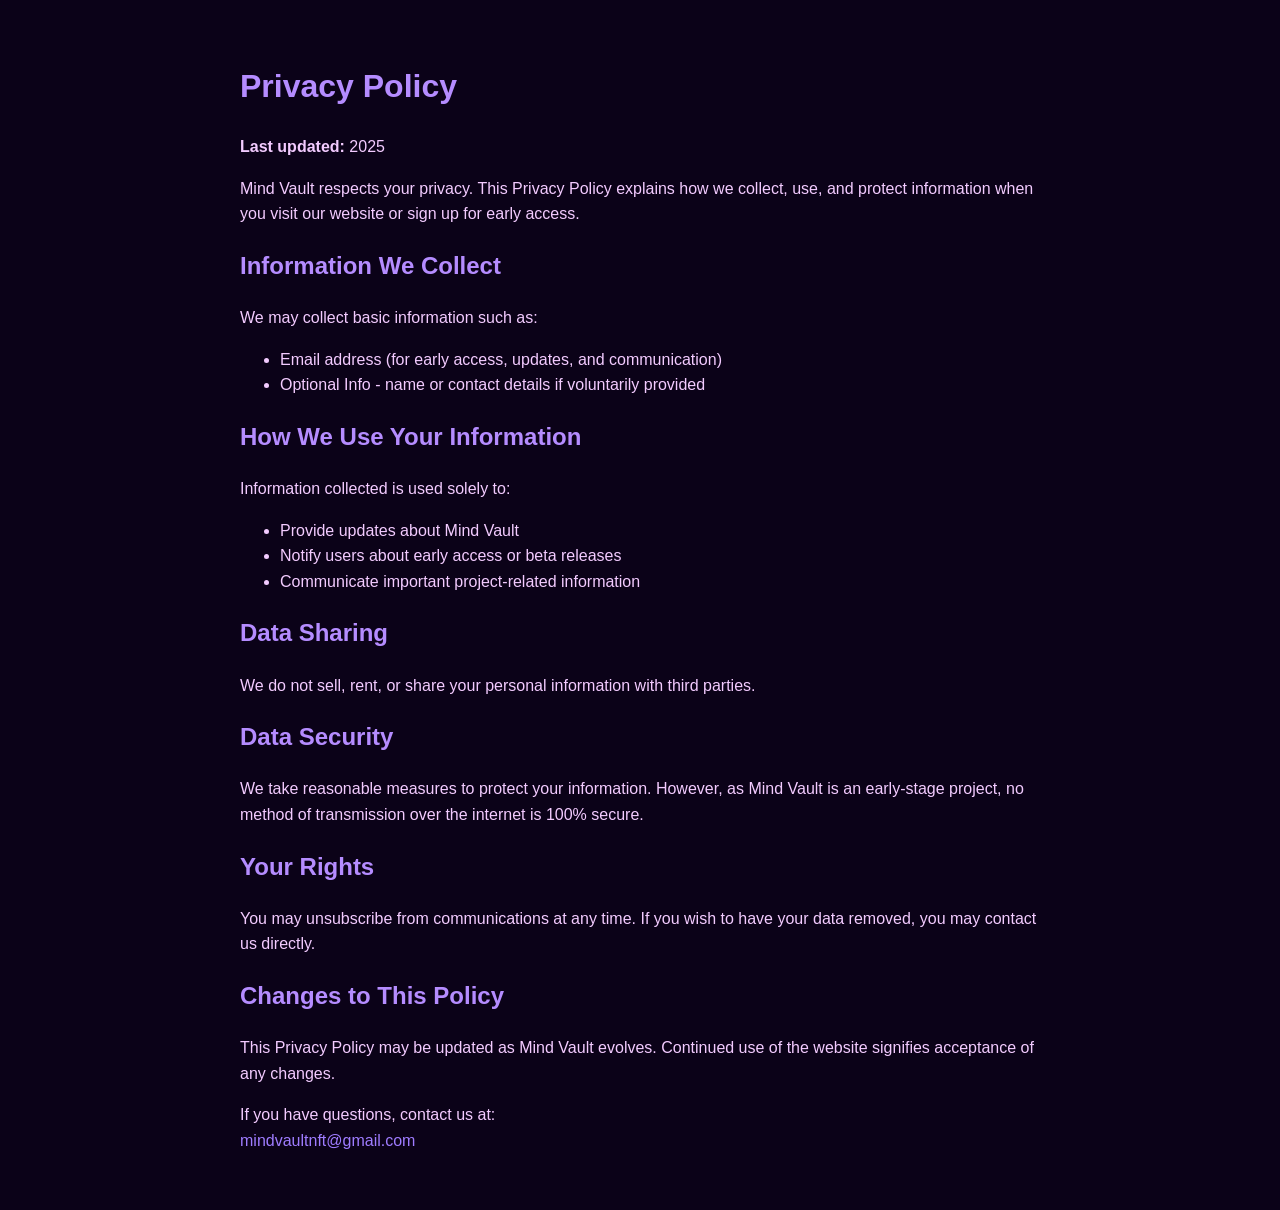
<file: privacy.html>
<!DOCTYPE html>
<html lang="en">
<head>
  <meta charset="UTF-8">
  <title>Privacy Policy | Mind Vault</title>
  <meta name="viewport" content="width=device-width, initial-scale=1.0">
  <style>
    body {
      font-family: Arial, sans-serif;
      background: #0b0218;
      color: #f3cbff;
      line-height: 1.6;
      padding: 40px;
      max-width: 800px;
      margin: auto;
    }
    h1, h2 {
      color: #b58cff;
    }
    a {
      color: #9f7cff;
      text-decoration: none;
    }
  </style>
</head>
<body>

  <h1>Privacy Policy</h1>
  <p><strong>Last updated:</strong> 2025</p>

  <p>
    Mind Vault respects your privacy. This Privacy Policy explains how we collect,
    use, and protect information when you visit our website or sign up for early access.
  </p>

  <h2>Information We Collect</h2>
  <p>
    We may collect basic information such as:
  </p>
  <ul>
    <li>Email address (for early access, updates, and communication)</li>
    <li>Optional Info - name or contact details if voluntarily provided</li>
  </ul>

  <h2>How We Use Your Information</h2>
  <p>
    Information collected is used solely to:
  </p>
  <ul>
    <li>Provide updates about Mind Vault</li>
    <li>Notify users about early access or beta releases</li>
    <li>Communicate important project-related information</li>
  </ul>

  <h2>Data Sharing</h2>
  <p>
    We do not sell, rent, or share your personal information with third parties.
  </p>

  <h2>Data Security</h2>
  <p>
    We take reasonable measures to protect your information. However, as Mind Vault
    is an early-stage project, no method of transmission over the internet is
    100% secure.
  </p>

  <h2>Your Rights</h2>
  <p>
    You may unsubscribe from communications at any time.
    If you wish to have your data removed, you may contact us directly.
  </p>

  <h2>Changes to This Policy</h2>
  <p>
    This Privacy Policy may be updated as Mind Vault evolves.
    Continued use of the website signifies acceptance of any changes.
  </p>

  <p>
    If you have questions, contact us at:
    <br>
    <a href="mailto:mindvaultnft@gmail.com">mindvaultnft@gmail.com</a>
  </p>

</body>
</html>
</file>
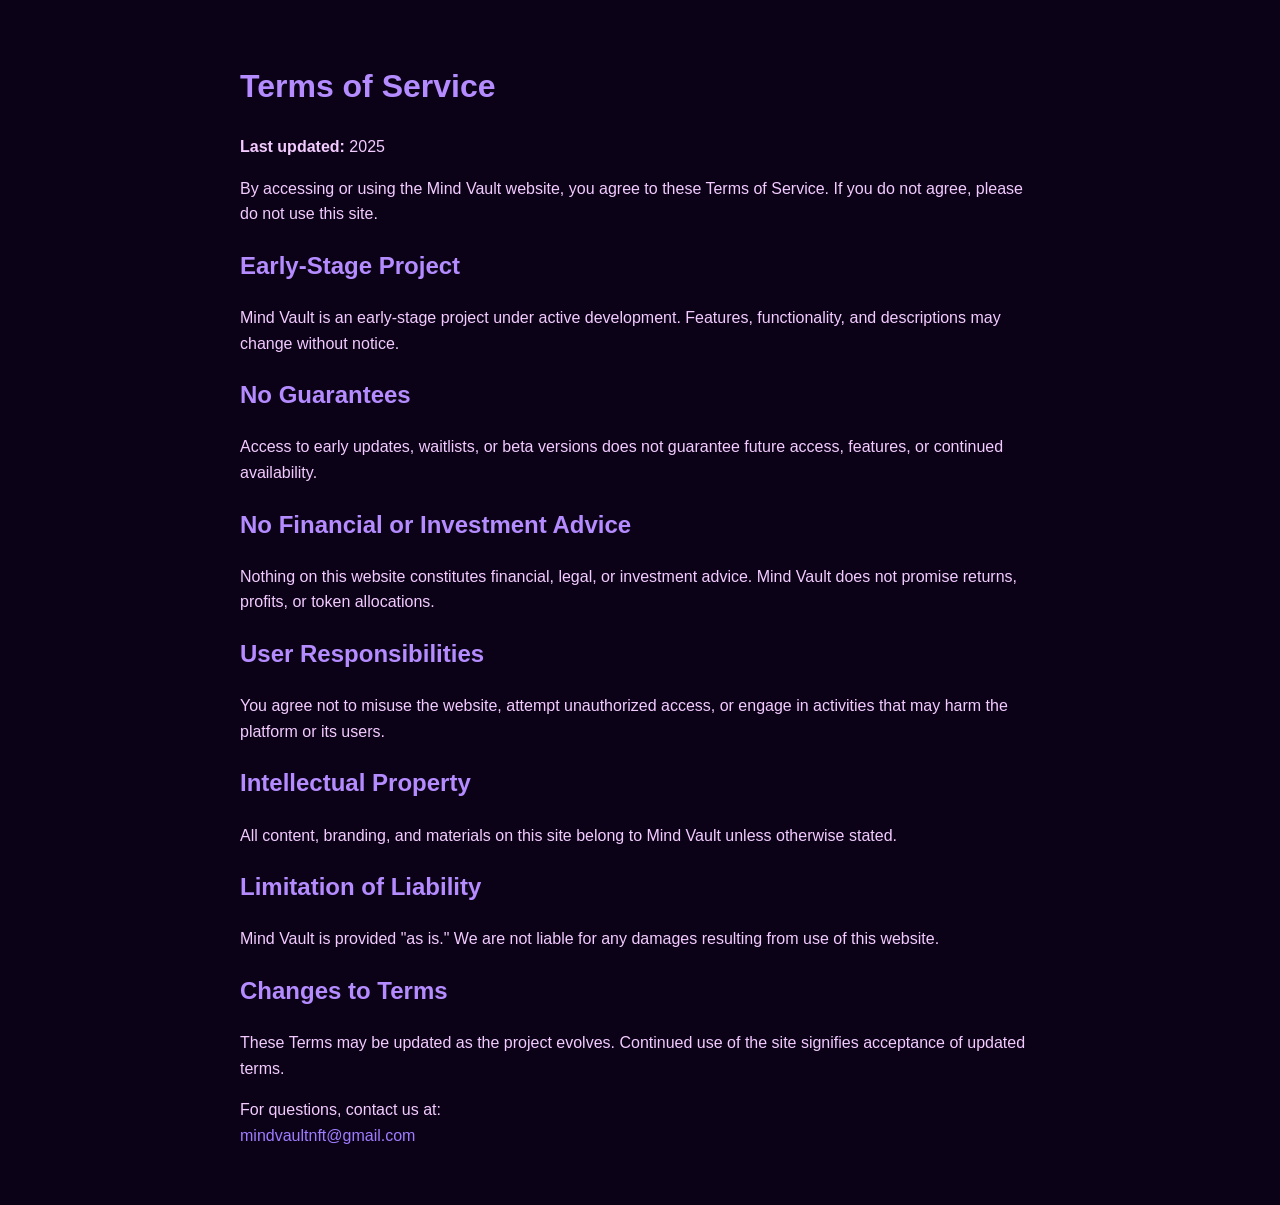
<file: terms.html>
<!DOCTYPE html>
<html lang="en">
<head>
  <meta charset="UTF-8">
  <title>Terms of Service | Mind Vault</title>
  <meta name="viewport" content="width=device-width, initial-scale=1.0">
  <style>
    body {
      font-family: Arial, sans-serif;
      background: #0b0218;
      color: #f3cbff;
      line-height: 1.6;
      padding: 40px;
      max-width: 800px;
      margin: auto;
    }
    h1, h2 {
      color: #b58cff;
    }
    a {
      color: #9f7cff;
      text-decoration: none;
    }
  </style>
</head>
<body>

  <h1>Terms of Service</h1>
  <p><strong>Last updated:</strong> 2025</p>

  <p>
    By accessing or using the Mind Vault website, you agree to these Terms of Service.
    If you do not agree, please do not use this site.
  </p>

  <h2>Early-Stage Project</h2>
  <p>
    Mind Vault is an early-stage project under active development.
    Features, functionality, and descriptions may change without notice.
  </p>

  <h2>No Guarantees</h2>
  <p>
    Access to early updates, waitlists, or beta versions does not guarantee
    future access, features, or continued availability.
  </p>

  <h2>No Financial or Investment Advice</h2>
  <p>
    Nothing on this website constitutes financial, legal, or investment advice.
    Mind Vault does not promise returns, profits, or token allocations.
  </p>

  <h2>User Responsibilities</h2>
  <p>
    You agree not to misuse the website, attempt unauthorized access,
    or engage in activities that may harm the platform or its users.
  </p>

  <h2>Intellectual Property</h2>
  <p>
    All content, branding, and materials on this site belong to Mind Vault
    unless otherwise stated.
  </p>

  <h2>Limitation of Liability</h2>
  <p>
    Mind Vault is provided "as is." We are not liable for any damages
    resulting from use of this website.
  </p>

  <h2>Changes to Terms</h2>
  <p>
    These Terms may be updated as the project evolves.
    Continued use of the site signifies acceptance of updated terms.
  </p>

  <p>
    For questions, contact us at:
    <br>
    <a href="mailto:mindvaultnft@gmail.com">mindvaultnft@gmail.com</a>
  </p>

</body>
</html>
</file>
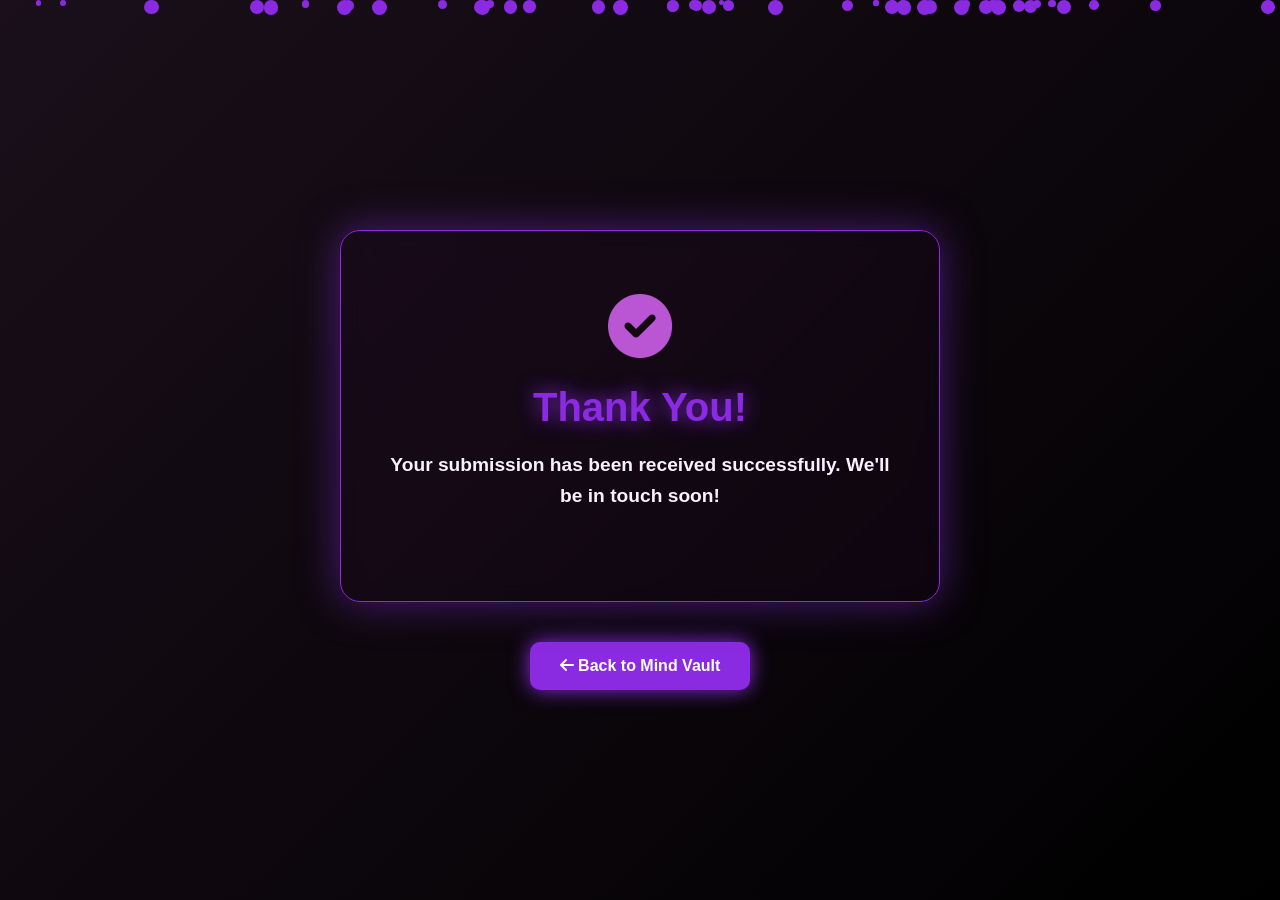
<file: thank-you.html>
<!DOCTYPE html>
<html lang="en">
<head>
    <meta charset="UTF-8">
    <meta name="viewport" content="width=device-width, initial-scale=1.0">
    <title>Thank You - Mind Vault</title>
    <link rel="stylesheet" href="style.css">
    <link rel="stylesheet" href="https://cdnjs.cloudflare.com/ajax/libs/font-awesome/6.0.0/css/all.min.css">
    <style>
        .thank-you-container {
            min-height: 100vh;
            display: flex;
            flex-direction: column;
            align-items: center;
            justify-content: center;
            text-align: center;
            padding: 50px 20px;
        }

        .thank-you-message {
            background: rgba(74, 14, 78, 0.1);
            border: 1px solid #8a2be2;
            border-radius: 20px;
            padding: 60px 40px;
            box-shadow: 0 0 40px rgba(138, 43, 226, 0.5);
            backdrop-filter: blur(10px);
            max-width: 600px;
            margin-bottom: 40px;
        }

        .thank-you-message h1 {
            color: #8a2be2;
            font-size: 2.5rem;
            margin-bottom: 20px;
            text-shadow: 0 0 20px #8a2be2;
        }

        .thank-you-message p {
            font-size: 1.2rem;
            line-height: 1.6;
            margin-bottom: 30px;
        }

        .back-link {
            background: #8a2be2;
            color: #fff;
            padding: 15px 30px;
            border-radius: 10px;
            text-decoration: none;
            font-weight: bold;
            transition: all 0.3s;
            box-shadow: 0 0 20px #8a2be2;
        }

        .back-link:hover {
            background: #9932cc;
            box-shadow: 0 0 40px #8a2be2;
            transform: translateY(-2px);
        }

        .celebration-icon {
            font-size: 4rem;
            color: #ba55d3;
            margin-bottom: 20px;
            animation: bounce 2s infinite;
        }

        @keyframes bounce {
            0%, 20%, 50%, 80%, 100% {
                transform: translateY(0);
            }
            40% {
                transform: translateY(-10px);
            }
            60% {
                transform: translateY(-5px);
            }
        }
    </style>
</head>
<body>
    <div id="particles"></div>

    <div class="thank-you-container">
        <div class="thank-you-message">
            <div class="celebration-icon">
                <i class="fas fa-check-circle"></i>
            </div>
            <h1>Thank You!</h1>
            <p id="thank-you-text">Your submission has been received successfully. We'll be in touch soon!</p>
        </div>

        <a href="index.html" class="back-link">
            <i class="fas fa-arrow-left"></i> Back to Mind Vault
        </a>
    </div>

    <script>
        // Get the thank you message type from URL parameters
        const urlParams = new URLSearchParams(window.location.search);
        const formType = urlParams.get('form');

        const thankYouText = document.getElementById('thank-you-text');

        if (formType === 'early-access') {
            thankYouText.textContent = "Thank you for joining the Early Supporters List! We'll be in touch soon with exclusive updates.";
        } else if (formType === 'contact') {
            thankYouText.textContent = "Thank you for your message! We'll get back to you as soon as possible.";
        }

        // Generate particles
        const particlesContainer = document.getElementById('particles');
        const particleCount = 50;

        for (let i = 0; i < particleCount; i++) {
            const particle = document.createElement('div');
            particle.className = 'particle';
            particle.style.left = Math.random() * 100 + '%';
            particle.style.animationDelay = Math.random() * 10 + 's';
            particle.style.width = (Math.random() * 10 + 5) + 'px';
            particle.style.height = particle.style.width;
            particlesContainer.appendChild(particle);
        }
    </script>
</body>
</html>
</file>
<file: style.css>
/* Reset */
* {
    margin: 0;
    padding: 0;
    box-sizing: border-box;
}

body {
    font-family: 'Arial', sans-serif;
    background: linear-gradient(135deg, #1a0f1a, #000000);
    color: #ffffff;
    overflow-x: hidden;
    min-height: 100vh;
}

header {
    position: fixed;
    top: 0;
    width: 100%;
    display: flex;
    justify-content: space-between;
    align-items: center;
    padding: 20px 50px;
    background: rgba(20, 0, 20, 0.8);
    backdrop-filter: blur(10px);
    border-bottom: 1px solid #8a2be2;
    box-shadow: 0 0 30px #8a2be2;
    z-index: 1000;
}

.logo img {
    height: 60px;
    filter: drop-shadow(0 0 15px #8a2be2);
}

nav ul {
    list-style: none;
    display: flex;
    gap: 30px;
}

nav a {
    color: #fff;
    text-decoration: none;
    font-weight: bold;
    transition: all 0.3s;
    text-shadow: 0 0 15px #8a2be2;
}

nav a:hover {
    color: #8a2be2;
    text-shadow: 0 0 25px #8a2be2;
}

.hero {
    height: 100vh;
    display: flex;
    align-items: center;
    justify-content: center;
    text-align: center;
    padding: 80px 20px;
    position: relative;
    overflow: hidden;
}

.hero-video {
    position: absolute;
    top: 0;
    left: 0;
    width: 100%;
    height: 100%;
    object-fit: cover;
    z-index: -1;
}

.hero-content {
    animation: intro 2s ease-out;
    z-index: 1;
}

.hero h1 {
    font-size: 3rem;
    margin-bottom: 20px;
    text-shadow: 0 0 30px #8a2be2;
}

.hero p {
    font-size: 1.5rem;
    margin: 0 auto 40px;
    max-width: 800px;
    line-height: 1.6;
}

.cta-button {
    background: #000000;
    border: 2px solid #8a2be2;
    color: #fff;
    padding: 15px 30px;
    font-size: 1.2rem;
    cursor: pointer;
    transition: all 0.3s;
    box-shadow: 0 0 20px #8a2be2;
    text-decoration: none;
}

.cta-button:hover {
    background: #8a2be2;
    box-shadow: 0 0 40px #8a2be2;
}

section {
    padding: 100px 50px;
    min-height: 100vh;
}

.box {
    background: rgba(74, 14, 78, 0.1);
    border: 1px solid #8a2be2;
    border-radius: 20px;
    padding: 40px;
    margin-bottom: 50px;
    box-shadow: 0 0 40px rgba(138, 43, 226, 0.5);
    backdrop-filter: blur(10px);
    max-width: 1200px;
    margin-left: auto;
    margin-right: auto;
    text-align: center;
    opacity: 0;
    transform: translateY(50px);
    transition: all 0.6s ease;
}

.box.visible {
    opacity: 1;
    transform: translateY(0);
}

.box h2 {
    color: #8a2be2;
    font-size: 1.5rem;
    margin-bottom: 20px;
    text-shadow: 0 0 20px #8a2be2;
}

.box h3 {
    font-size: 2rem;
    margin-bottom: 20px;
}

.box h4 {
    font-size: 1.5rem;
    margin-bottom: 10px;
}

.box p, .box li {
    font-size: 1.1rem;
    line-height: 1.6;
    margin-bottom: 15px;
}

.box ol {
    list-style: none;
    text-align: center;
    margin-left: 0;
}

.box ol li, .box ul li {
    border: 1px solid rgba(138, 43, 226, 0.5);
    border-radius: 10px;
    padding: 15px;
    margin-bottom: 15px;
    display: inline-block;
    width: 80%;
    text-align: center;
}

.box ul {
    list-style: none;
    text-align: center;
}

.team-member {
    display: inline-block;
    margin: 20px;
    text-align: center;
}

.team-image {
    width: 200px;
    height: 200px;
    border-radius: 50%;
    border: 2px solid #8a2be2;
    box-shadow: 0 0 20px #8a2be2;
}

.founder-image {
    width: 250px;
    height: 250px;
}

.founder-description {
    border: 2px solid #ba55d3;
    padding: 20px;
    border-radius: 10px;
    background: rgba(186, 85, 211, 0.1);
    box-shadow: 0 0 20px rgba(186, 85, 211, 0.5);
    margin-top: 20px;
}

/* .founder-text-item: no default desktop rules (styles applied in mobile media query) */

.team-card {
    background-color: transparent;
    perspective: 1000px;
    margin: 0 auto;
    cursor: pointer;
}

.team-card.founder-card {
    width: 250px;
    height: 250px;
}

.team-card:not(.founder-card) {
    width: 200px;
    height: 200px;
}

.card-inner {
    position: relative;
    width: 100%;
    height: 100%;
    text-align: center;
    transition: transform 0.8s;
    transform-style: preserve-3d;
}

.card-front, .card-back {
    position: absolute;
    width: 100%;
    height: 100%;
    -webkit-backface-visibility: hidden;
    backface-visibility: hidden;
    border-radius: 50%;
    display: flex;
    align-items: center;
    justify-content: center;
}

.card-back {
    transform: rotateY(180deg);
    background: rgba(74, 14, 78, 0.8);
}

.vault-text {
    color: #8a2be2;
    font-size: 1.5rem;
    text-shadow: 0 0 20px #8a2be2;
    margin: 0;
    font-weight: bold;
}

.flipped .card-inner {
    transform: rotateY(180deg);
}

.signup-form {
    display: flex;
    justify-content: center;
    margin-top: 30px;
}

.signup-form input {
    padding: 15px;
    border: 1px solid #8a2be2;
    background: rgba(255, 255, 255, 0.1);
    color: #fff;
    font-size: 1rem;
    border-radius: 10px 0 0 10px;
    backdrop-filter: blur(10px);
}

.signup-form button {
    padding: 15px 20px;
    background: #8a2be2;
    color: #fff;
    border: none;
    cursor: pointer;
    border-radius: 0 10px 10px 0;
    font-size: 1rem;
    transition: all 0.3s;
}

.signup-form button:hover {
    background: #9932cc;
    box-shadow: 0 0 20px #8a2be2;
}

/* Thank You Messages (purple theme + drop/pulse animation) */
.thank-you-message {
    margin-top: 20px;
    padding: 15px 20px;
    background: rgba(186, 85, 211, 0.08); /* light purple */
    border: 1px solid rgba(186, 85, 211, 0.6);
    border-radius: 12px;
    color: #f8f0ff; /* very light purple/white for contrast */
    font-weight: 700;
    text-align: center;
    backdrop-filter: blur(6px);
    box-shadow: 0 6px 30px rgba(138, 43, 226, 0.18), 0 0 18px rgba(186,85,211,0.15) inset;
    animation: successDrop 0.6s cubic-bezier(.2,.9,.2,1) both, purplePulse 2.2s ease-in-out 0.6s 1;
    transform-origin: top center;
}

/* Override for early access form - use absolute positioning */
.signup-form .thank-you-message {
    position: absolute;
    top: 100%;
    left: 50%;
    transform: translateX(-50%);
    margin-top: 10px;
    z-index: 10;
}

@keyframes successDrop {
    0% { opacity: 0; transform: translateY(-18px) scale(0.98); }
    60% { opacity: 1; transform: translateY(6px) scale(1.02); }
    100% { opacity: 1; transform: translateY(0) scale(1); }
}

@keyframes purplePulse {
    0% { box-shadow: 0 6px 30px rgba(138, 43, 226, 0.18), 0 0 0 rgba(186,85,211,0); }
    50% { box-shadow: 0 10px 40px rgba(138, 43, 226, 0.28), 0 0 40px rgba(186,85,211,0.12); }
    100% { box-shadow: 0 6px 30px rgba(138, 43, 226, 0.18), 0 0 0 rgba(186,85,211,0); }
}

/* Make sure hidden state doesn't animate until shown */
.thank-you-message[style*="display: none"] {
    animation: none !important;
}

/* Contact */
.contact-links {
    display: flex;
    justify-content: center;
    gap: 30px;
    margin-bottom: 40px;
}

.contact-link {
    color: #fff;
    text-decoration: none;
    font-size: 1.2rem;
    transition: all 0.3s;
    text-shadow: 0 0 10px #8a2be2;
}

.contact-link:hover {
    color: #8a2be2;
    text-shadow: 0 0 20px #8a2be2;
}

.contact-link i {
    margin-right: 10px;
}

.contact-form {
    display: flex;
    flex-direction: column;
    gap: 20px;
    max-width: 500px;
    margin: 0 auto;
}

.contact-form input, .contact-form textarea {
    padding: 15px;
    border: 1px solid #8a2be2;
    background: rgba(255, 255, 255, 0.1);
    color: #fff;
    font-size: 1rem;
    border-radius: 10px;
    backdrop-filter: blur(10px);
}

.contact-form textarea {
    height: 150px;
    resize: vertical;
}

.contact-form button {
    padding: 15px;
    background: #8a2be2;
    color: #fff;
    border: none;
    cursor: pointer;
    border-radius: 10px;
    font-size: 1rem;
    transition: all 0.3s;
}

.contact-form button:hover {
    background: #9932cc;
    box-shadow: 0 0 20px #8a2be2;
}

/* Particles */
#particles {
    position: fixed;
    top: 0;
    left: 0;
    width: 100%;
    height: 100%;
    pointer-events: none;
    z-index: -1;
}

.particle {
    position: absolute;
    background: #8a2be2;
    border-radius: 50%;
    animation: float 10s infinite linear;
}

.particle:nth-child(odd) {
    animation-duration: 12s;
}

.particle:nth-child(even) {
    animation-duration: 15s;
}

@keyframes float {
    0% { transform: translateY(100vh) rotate(0deg); opacity: 0; }
    10% { opacity: 1; }
    90% { opacity: 1; }
    100% { transform: translateY(-100vh) rotate(360deg); opacity: 0; }
}

@keyframes intro {
    0% { opacity: 0; transform: translateY(50px); }
    100% { opacity: 1; transform: translateY(0); }
}

@keyframes clarify {
    0% { opacity: 0; filter: blur(10px); }
    100% { opacity: 1; filter: blur(0); }
}

@keyframes skate {
    0% { transform: translateX(-100%); opacity: 0; }
    100% { transform: translateX(0); opacity: 1; }
}

@keyframes blur-in {
    0% { filter: blur(10px); opacity: 0; }
    100% { filter: blur(0); opacity: 1; }
}

.glow-clarify {
    text-shadow: 0 0 10px #ff1493, 0 0 20px #ff1493, 0 0 30px #ff1493;
    animation: clarify 2s ease-out 2s both;
}

.skate {
    animation: skate 1.5s ease-out 3s both;
}

.blur-anim {
    animation: blur-in 2s ease-out 4s both;
}



/* Triangle Words */
.triangle-words {
    display: flex;
    flex-direction: column;
    align-items: center;
    position: relative;
}

.word {
    font-size: 1.5rem;
    font-weight: bold;
    color: #ba55d3;
    border: 1px solid rgba(138, 43, 226, 0.5);
    padding: 10px 15px;
    margin: 5px 0;
    border-radius: 10px;
    text-shadow: 0 0 10px #ba55d3;
    backdrop-filter: blur(5px);
}

.word:nth-child(1) { margin-left: 0; }
.word:nth-child(2) { margin-left: -20px; }
.word:nth-child(3) { margin-left: -40px; }
.word:nth-child(4) { margin-left: -20px; }

/* Moving Triangle */
.moving-triangle {
    width: 0;
    height: 0;
    border-left: 25px solid transparent;
    border-right: 25px solid transparent;
    border-bottom: 43px solid #8a2be2;
    position: absolute;
    top: 50%;
    left: 50%;
    transform: translate(-50%, -50%);
    animation: rotateTriangle 4s linear infinite;
    filter: drop-shadow(0 0 10px #8a2be2);
}

@keyframes rotateTriangle {
    0% { transform: translate(-50%, -50%) rotate(0deg); }
    100% { transform: translate(-50%, -50%) rotate(360deg); }
}

/* Footer */
footer {
    text-align: center;
    padding: 20px;
    background: rgba(74, 14, 78, 0.8);
    backdrop-filter: blur(10px);
    border-top: 1px solid #8a2be2;
    box-shadow: 0 -5px 20px #8a2be2;
}

.copyright {
    text-align: center;
}

footer a {
    text-decoration: none;
    color: #fff;
    margin: 10px 0;
    transition: color 0.3s;
}

footer a:hover {
    color: #8a2be2;
}

.footer-links.about {
    display: flex;
    flex-wrap: wrap;
    justify-content: center;
    margin: 10px 0;
}

.footer-links.about a {
    margin: 0 10px;
}

.footer-links.resources {
    display: flex;
    flex-direction: column;
    align-items: center;
    margin: 10px 0;
}

.hamburger {
    display: none;
}

/* Mobile Styles */
@media (max-width: 768px) {
    header {
        padding: 20px 20px;
    }

    nav ul {
        display: none;
        flex-direction: column;
        position: absolute;
        top: 100%;
        left: 0;
        width: 100%;
        background: rgba(74, 14, 78, 0.9);
        backdrop-filter: blur(10px);
        padding: 20px;
        gap: 20px;
        box-shadow: 0 5px 20px #8a2be2;
    }

    nav ul.active {
        display: flex;
    }

    .hamburger {
        display: block;
        visibility: visible;
        cursor: pointer;
        font-size: 1.5rem;
        color: #dda0dd;
        border-radius: 3px;
        padding: 5px;
    }

    .hamburger i {
        transition: all 0.3s;
    }

    section {
        padding: 80px 20px;
    }

    .hero h1 {
        font-size: 2rem;
    }

    .hero p {
        font-size: 1.2rem;
    }

    .box {
        padding: 20px;
    }

    .signup-form {
        flex-direction: column;
    }

    .signup-form input {
        border-radius: 10px;
        margin-bottom: 10px;
    }

    .signup-form button {
        border-radius: 10px;
    }

    .founder-image {
        width: 200px;
        height: 200px;
    }

    .founder-description {
        border: none;
        padding: 0;
        background: none;
        box-shadow: none;
        margin-top: 0;
    }

    .founder-text-item {
        border: 2px solid #ba55d3;
        padding: 10px;
        border-radius: 10px;
        background: rgba(186, 85, 211, 0.1);
        box-shadow: 0 0 20px rgba(186, 85, 211, 0.5);
        margin-top: 10px;
    }

    .triangle-words {
        align-items: center;
    }

    .word {
        margin-left: 0 !important;
    }

    footer {
        text-align: left;
    }

    .footer-links.about {
        flex-direction: column;
        align-items: flex-start;
    }

    .footer-links.resources {
        align-items: flex-start;
    }

    .footer-links.about a {
        margin: 10px 0;
    }
}



/* Cookie Banner */
.cookie-banner {
    position: fixed;
    bottom: 0;
    left: 0;
    right: 0;
    background: rgba(74, 14, 78, 0.9);
    color: #fff;
    padding: 20px;
    text-align: center;
    box-shadow: 0 -5px 20px #8a2be2;
    z-index: 2000;
    display: none;
}

.cookie-banner p {
    margin: 0 0 10px 0;
}

.cookie-banner button {
    margin: 0 10px;
    padding: 10px 20px;
    background: #8a2be2;
    color: #fff;
    border: none;
    cursor: pointer;
    border-radius: 5px;
    transition: background 0.3s;
}

.cookie-banner button:hover {
    background: #9932cc;
}

.cookie-banner.hidden {
    display: none;
}
</file>
